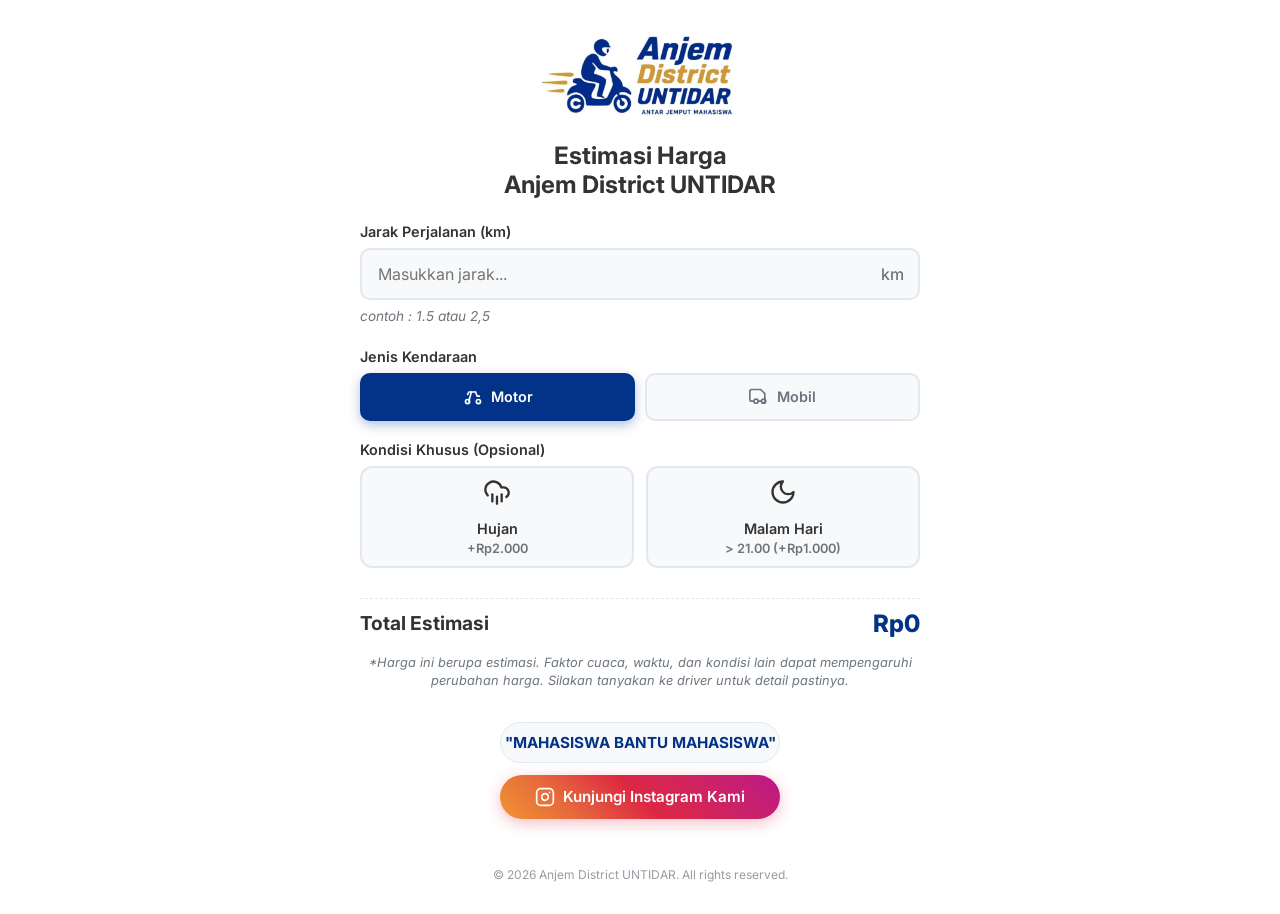
<file: index.html>
<!DOCTYPE html>
<html lang="id">

<head>
    <meta charset="UTF-8">
    <meta name="viewport" content="width=device-width, initial-scale=1.0">
    <title>Kalkulator Estimasi Harga Antar-Jemput</title>
    <link href="https://fonts.googleapis.com/css2?family=Inter:wght@400;500;600;700&display=swap" rel="stylesheet">
    <link rel="stylesheet" href="style.css">
</head>

<body>

    <div class="logo-container">
        <img src="asset/logo.jpeg" alt="Logo Anjem District" class="main-logo">
    </div>
    <h1>Estimasi Harga <br>Anjem District UNTIDAR</h1>

    <div class="form-group">
        <label for="distance">Jarak Perjalanan (km)</label>
        <div class="input-wrapper">
            <input type="number" id="distance" min="0.1" step="0.1" placeholder="Masukkan jarak..." required>
            <span>km</span>
        </div>
        <div class="input-hint">contoh : 1.5 atau 2,5</div>
        <div class="error-message" id="distance-error">Silakan masukkan jarak yang valid (minimal 0.1 km).</div>
    </div>

    <label>Jenis Kendaraan</label>
    <div class="vehicle-toggle">
        <button class="vehicle-btn active" id="btn-motor" onclick="setVehicle('motor')">
            <svg xmlns="http://www.w3.org/2000/svg" width="20" height="20" viewBox="0 0 24 24" fill="none"
                stroke="currentColor" stroke-width="2" stroke-linecap="round" stroke-linejoin="round">
                <circle cx="5.5" cy="17.5" r="2.5"></circle>
                <circle cx="18.5" cy="17.5" r="2.5"></circle>
                <path d="M15 6h-5L7 17"></path>
                <path d="M15 6l2 5h2.5"></path>
                <path d="M10 6H7L5.5 9"></path>
            </svg>
            Motor
        </button>
        <button class="vehicle-btn" id="btn-mobil" onclick="setVehicle('mobil')">
            <svg xmlns="http://www.w3.org/2000/svg" width="20" height="20" viewBox="0 0 24 24" fill="none"
                stroke="currentColor" stroke-width="2" stroke-linecap="round" stroke-linejoin="round">
                <path d="M5 17H3a2 2 0 0 1-2-2V5a2 2 0 0 1 2-2h11l5 5v9a2 2 0 0 1-2 2h-1"></path>
                <circle cx="8.5" cy="17" r="2.5"></circle>
                <circle cx="17.5" cy="17" r="2.5"></circle>
                <path d="M14 17H11"></path>
            </svg>
            Mobil
        </button>
    </div>

    <!-- Kondisi Khusus: Motor -->
    <div id="kondisi-container">
        <label>Kondisi Khusus (Opsional)</label>
        <div class="options-grid">
            <label class="option-card" id="card-rain">
                <input type="checkbox" id="option-rain" value="2000">
                <div class="option-content">
                    <div class="option-icon">
                        <svg xmlns="http://www.w3.org/2000/svg" width="28" height="28" viewBox="0 0 24 24" fill="none"
                            stroke="currentColor" stroke-width="2" stroke-linecap="round" stroke-linejoin="round">
                            <path d="M4 14.899A7 7 0 1 1 15.71 8h1.79a4.5 4.5 0 0 1 2.5 8.242"></path>
                            <path d="M16 14v6"></path>
                            <path d="M8 14v6"></path>
                            <path d="M12 16v6"></path>
                        </svg>
                    </div>
                    <div class="option-title">Hujan</div>
                    <div class="option-price">+Rp2.000</div>
                </div>
            </label>

            <label class="option-card">
                <input type="checkbox" id="option-night" value="1000">
                <div class="option-content">
                    <div class="option-icon">
                        <svg xmlns="http://www.w3.org/2000/svg" width="28" height="28" viewBox="0 0 24 24" fill="none"
                            stroke="currentColor" stroke-width="2" stroke-linecap="round" stroke-linejoin="round">
                            <path d="M12 3a6 6 0 0 0 9 9 9 9 0 1 1-9-9Z"></path>
                        </svg>
                    </div>
                    <div class="option-title">Malam Hari</div>
                    <div class="option-price">> 21.00 (+Rp1.000)</div>
                </div>
            </label>
        </div>
    </div>

    <!-- Kondisi Khusus: Mobil -->
    <div id="kondisi-mobil-container" style="display:none;">
        <label>Kondisi Khusus (Opsional)</label>
        <div class="options-grid">
            <label class="option-card">
                <input type="checkbox" id="mobil-option-night" value="2000">
                <div class="option-content">
                    <div class="option-icon">
                        <svg xmlns="http://www.w3.org/2000/svg" width="28" height="28" viewBox="0 0 24 24" fill="none"
                            stroke="currentColor" stroke-width="2" stroke-linecap="round" stroke-linejoin="round">
                            <path d="M12 3a6 6 0 0 0 9 9 9 9 0 1 1-9-9Z"></path>
                        </svg>
                    </div>
                    <div class="option-title">Larut Malam</div>
                    <div class="option-price">+Rp2.000</div>
                </div>
            </label>

            <label class="option-card">
                <input type="checkbox" id="mobil-option-rain" value="3000">
                <div class="option-content">
                    <div class="option-icon">
                        <svg xmlns="http://www.w3.org/2000/svg" width="28" height="28" viewBox="0 0 24 24" fill="none"
                            stroke="currentColor" stroke-width="2" stroke-linecap="round" stroke-linejoin="round">
                            <path d="M4 14.899A7 7 0 1 1 15.71 8h1.79a4.5 4.5 0 0 1 2.5 8.242"></path>
                            <path d="M16 14v6"></path>
                            <path d="M8 14v6"></path>
                            <path d="M12 16v6"></path>
                        </svg>
                    </div>
                    <div class="option-title">Hujan</div>
                    <div class="option-price">+Rp3.000</div>
                </div>
            </label>

            <label class="option-card">
                <input type="radio" id="mobil-option-kos-ringan" name="kos-type" value="30000">
                <div class="option-content">
                    <div class="option-icon">
                        <svg xmlns="http://www.w3.org/2000/svg" width="28" height="28" viewBox="0 0 24 24" fill="none"
                            stroke="currentColor" stroke-width="2" stroke-linecap="round" stroke-linejoin="round">
                            <rect x="1" y="3" width="15" height="13" rx="2"></rect>
                            <path d="M16 8h4l3 3v5h-7V8z"></path>
                            <circle cx="5.5" cy="18.5" r="2.5"></circle>
                            <circle cx="18.5" cy="18.5" r="2.5"></circle>
                        </svg>
                    </div>
                    <div class="option-title">Pindahan Kos Ringan</div>
                    <div class="option-price">+Rp30.000</div>
                </div>
            </label>

            <label class="option-card">
                <input type="radio" id="mobil-option-kos-berat" name="kos-type" value="60000">
                <div class="option-content">
                    <div class="option-icon">
                        <svg xmlns="http://www.w3.org/2000/svg" width="28" height="28" viewBox="0 0 24 24" fill="none"
                            stroke="currentColor" stroke-width="2" stroke-linecap="round" stroke-linejoin="round">
                            <path d="M5 17H3a2 2 0 0 1-2-2V5a2 2 0 0 1 2-2h11l5 5v9a2 2 0 0 1-2 2h-1"></path>
                            <circle cx="8.5" cy="17" r="2.5"></circle>
                            <circle cx="17.5" cy="17" r="2.5"></circle>
                            <path d="M14 17H11"></path>
                        </svg>
                    </div>
                    <div class="option-title">Pindahan Kos Berat</div>
                    <div class="option-price">+Rp60.000</div>
                </div>
            </label>
        </div>
    </div>

    <div class="result-container" id="result-container">
        <div class="total-row">
            <span class="total-label">Total Estimasi</span>
            <span class="total-amount" id="cost-total">Rp0</span>
        </div>
        <p class="disclaimer-text">
            *Harga ini berupa estimasi. Faktor cuaca, waktu, dan kondisi lain dapat mempengaruhi perubahan harga.
            Silakan tanyakan ke driver untuk detail pastinya.
        </p>
    </div>

    <div class="social-container">
        <div class="motto-container">
            <p class="motto">"MAHASISWA BANTU MAHASISWA"</p>
        </div>
        <a href="https://www.instagram.com/anjem.district.untidar?igsh=MWt0OW1idzZ3aTNhNQ==" target="_blank"
            rel="noopener noreferrer" class="btn-instagram">
            <svg xmlns="http://www.w3.org/2000/svg" width="20" height="20" viewBox="0 0 24 24" fill="none"
                stroke="currentColor" stroke-width="2" stroke-linecap="round" stroke-linejoin="round">
                <rect x="2" y="2" width="20" height="20" rx="5" ry="5"></rect>
                <path d="M16 11.37A4 4 0 1 1 12.63 8 4 4 0 0 1 16 11.37z"></path>
                <line x1="17.5" y1="6.5" x2="17.51" y2="6.5"></line>
            </svg>
            Kunjungi Instagram Kami
        </a>
    </div>

    <div class="footer">
        <p class="copyright">© 2026 Anjem District UNTIDAR. All rights reserved.</p>
    </div>

    <script src="script.js"></script>
</body>

</html>
</file>
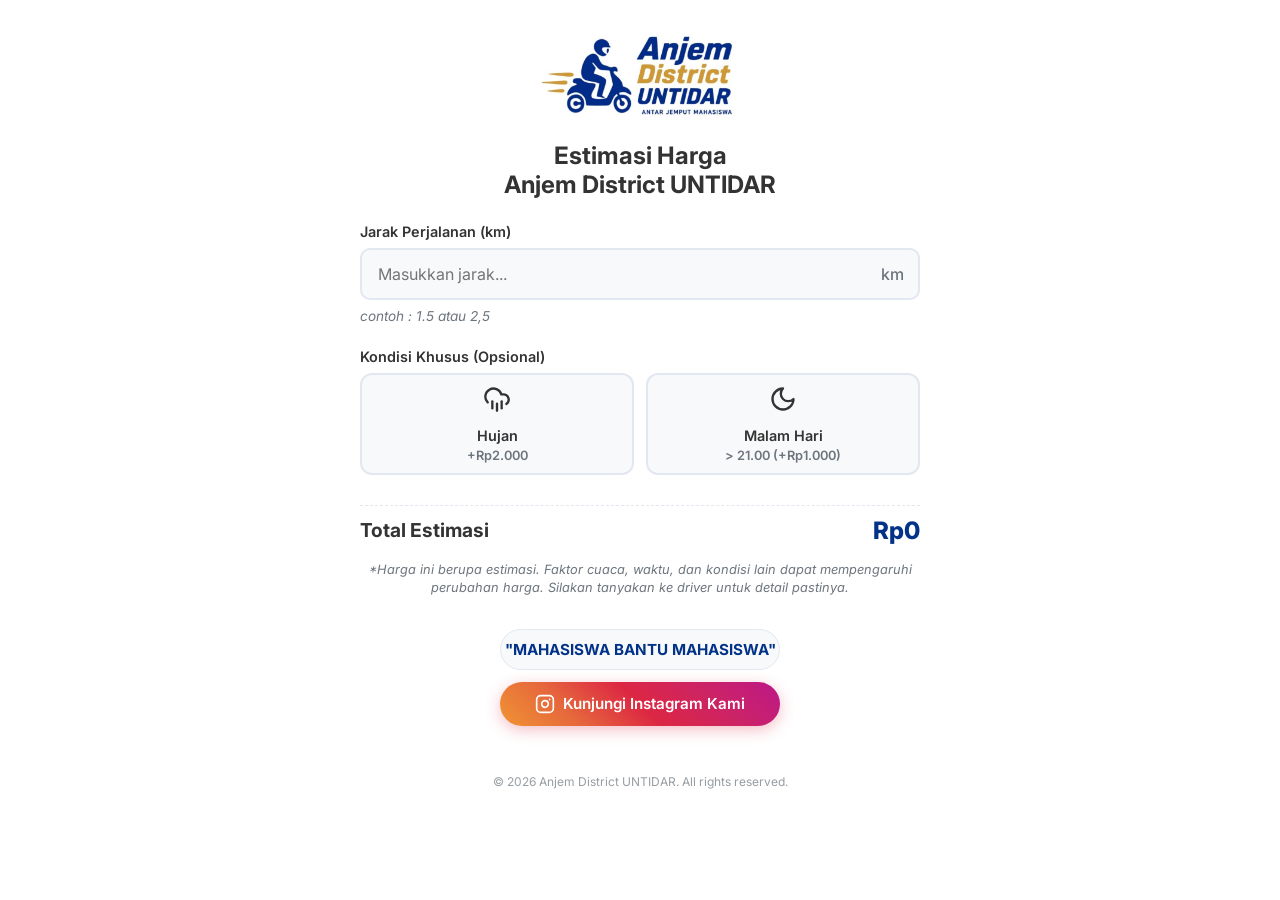
<file: kalkulator-tarif.html>
<!DOCTYPE html>
<html lang="id">

<head>
    <meta charset="UTF-8">
    <meta name="viewport" content="width=device-width, initial-scale=1.0">
    <title>Kalkulator Estimasi Harga Antar-Jemput</title>
    <link href="https://fonts.googleapis.com/css2?family=Inter:wght@400;500;600;700&display=swap" rel="stylesheet">
    <link rel="stylesheet" href="style.css">
</head>

<body>

    <div class="logo-container">
        <img src="asset/logo.jpeg" alt="Logo Anjem District" class="main-logo">
    </div>
    <h1>Estimasi Harga <br>Anjem District UNTIDAR</h1>

    <div class="form-group">
        <label for="distance">Jarak Perjalanan (km)</label>
        <div class="input-wrapper">
            <input type="number" id="distance" min="0.1" step="0.1" placeholder="Masukkan jarak..." required>
            <span>km</span>
        </div>
        <div class="input-hint">contoh : 1.5 atau 2,5</div>
        <div class="error-message" id="distance-error">Silakan masukkan jarak yang valid (minimal 0.1 km).</div>
    </div>

    <label>Kondisi Khusus (Opsional)</label>
    <div class="options-grid">
        <label class="option-card">
            <input type="checkbox" id="option-rain" value="2000">
            <div class="option-content">
                <div class="option-icon">
                    <svg xmlns="http://www.w3.org/2000/svg" width="28" height="28" viewBox="0 0 24 24" fill="none"
                        stroke="currentColor" stroke-width="2" stroke-linecap="round" stroke-linejoin="round">
                        <path d="M4 14.899A7 7 0 1 1 15.71 8h1.79a4.5 4.5 0 0 1 2.5 8.242"></path>
                        <path d="M16 14v6"></path>
                        <path d="M8 14v6"></path>
                        <path d="M12 16v6"></path>
                    </svg>
                </div>
                <div class="option-title">Hujan</div>
                <div class="option-price">+Rp2.000</div>
            </div>
        </label>

        <label class="option-card">
            <input type="checkbox" id="option-night" value="1000">
            <div class="option-content">
                <div class="option-icon">
                    <svg xmlns="http://www.w3.org/2000/svg" width="28" height="28" viewBox="0 0 24 24" fill="none"
                        stroke="currentColor" stroke-width="2" stroke-linecap="round" stroke-linejoin="round">
                        <path d="M12 3a6 6 0 0 0 9 9 9 9 0 1 1-9-9Z"></path>
                    </svg>
                </div>
                <div class="option-title">Malam Hari</div>
                <div class="option-price">> 21.00 (+Rp1.000)</div>
            </div>
        </label>
    </div>

    <div class="result-container" id="result-container">
        <div class="total-row">
            <span class="total-label">Total Estimasi</span>
            <span class="total-amount" id="cost-total">Rp0</span>
        </div>
        <p class="disclaimer-text">
            *Harga ini berupa estimasi. Faktor cuaca, waktu, dan kondisi lain dapat mempengaruhi perubahan harga.
            Silakan tanyakan ke driver untuk detail pastinya.
        </p>
    </div>

    <div class="social-container">
        <div class="motto-container">
            <p class="motto">"MAHASISWA BANTU MAHASISWA"</p>
        </div>
        <a href="https://www.instagram.com/anjem.district.untidar?igsh=MWt0OW1idzZ3aTNhNQ==" target="_blank"
            rel="noopener noreferrer" class="btn-instagram">
            <svg xmlns="http://www.w3.org/2000/svg" width="20" height="20" viewBox="0 0 24 24" fill="none"
                stroke="currentColor" stroke-width="2" stroke-linecap="round" stroke-linejoin="round">
                <rect x="2" y="2" width="20" height="20" rx="5" ry="5"></rect>
                <path d="M16 11.37A4 4 0 1 1 12.63 8 4 4 0 0 1 16 11.37z"></path>
                <line x1="17.5" y1="6.5" x2="17.51" y2="6.5"></line>
            </svg>
            Kunjungi Instagram Kami
        </a>
    </div>

    <div class="footer">
        <p class="copyright">© 2026 Anjem District UNTIDAR. All rights reserved.</p>
    </div>

    <script src="script.js"></script>
</body>

</html>
</file>
<file: style.css>
:root {
    --primary: #023388;
    --primary-hover: #0065a0;
    --bg-color: #F0F4F8;
    --card-bg: #FFFFFF;
    --text-main: #333333;
    --text-muted: #6c757d;
    --border-color: #e2e8f0;
    --accent-bg: #F8F9FA;
}

* {
    margin: 0;
    padding: 0;
    box-sizing: border-box;
    font-family: 'Inter', sans-serif;
}

body {
    background-color: var(--card-bg);
    color: var(--text-main);
    padding: 32px 20px;
    max-width: 600px;
    margin: 0 auto;
}

.logo-container {
    text-align: center;
    margin-bottom: 16px;
}

.main-logo {
    max-width: 200px;
    height: auto;
    border-radius: 8px;
    /* opsional: memberikan sudut halus */
}

h1 {
    font-size: 1.5rem;
    font-weight: 700;
    text-align: center;
    margin-bottom: 24px;
    color: var(--text-main);
}

.form-group {
    margin-bottom: 24px;
}

label {
    display: block;
    font-size: 0.9rem;
    font-weight: 600;
    margin-bottom: 8px;
    color: var(--text-main);
}

.input-wrapper {
    position: relative;
    display: flex;
    align-items: center;
}

.input-wrapper span {
    position: absolute;
    right: 16px;
    color: var(--text-muted);
    font-weight: 500;
}

input[type="number"] {
    width: 100%;
    padding: 14px 45px 14px 16px;
    border: 2px solid var(--border-color);
    border-radius: 10px;
    font-size: 1rem;
    outline: none;
    transition: all 0.2s ease;
    background-color: var(--accent-bg);
}

input[type="number"]:focus {
    border-color: var(--primary);
    background-color: var(--card-bg);
}

.options-grid {
    display: grid;
    grid-template-columns: 1fr 1fr;
    gap: 12px;
    margin-bottom: 8px;
}

/* ==============================
   Vehicle Toggle
============================== */
.vehicle-toggle {
    display: flex;
    gap: 10px;
    margin-bottom: 20px;
}

.vehicle-btn {
    flex: 1;
    display: flex;
    align-items: center;
    justify-content: center;
    gap: 8px;
    padding: 12px 16px;
    border: 2px solid var(--border-color);
    border-radius: 10px;
    background-color: var(--accent-bg);
    color: var(--text-muted);
    font-family: 'Inter', sans-serif;
    font-size: 0.9rem;
    font-weight: 600;
    cursor: pointer;
    transition: all 0.25s ease;
}

.vehicle-btn:hover {
    border-color: var(--primary);
    color: var(--primary);
}

.vehicle-btn.active {
    background-color: var(--primary);
    border-color: var(--primary);
    color: white;
    box-shadow: 0 4px 12px rgba(2, 51, 136, 0.3);
}



.option-card {
    position: relative;
    cursor: pointer;
}

.option-card input {
    position: absolute;
    opacity: 0;
    cursor: pointer;
    height: 0;
    width: 0;
}

.option-content {
    display: flex;
    flex-direction: column;
    align-items: center;
    justify-content: center;
    padding: 16px 12px;
    background-color: var(--accent-bg);
    border: 2px solid var(--border-color);
    border-radius: 12px;
    transition: all 0.3s ease;
    text-align: center;
    height: 90%;
}

.option-icon {
    font-size: 1.5rem;
    margin-bottom: 8px;
}

.option-title {
    font-weight: 600;
    font-size: 0.9rem;
    margin-bottom: 4px;
}

.option-price {
    font-size: 0.8rem;
    color: var(--text-muted);
}

.option-card input:checked~.option-content {
    background-color: var(--primary);
    border-color: var(--primary);
    color: white;
    box-shadow: 0 4px 12px rgba(0, 124, 195, 0.3);
}

.option-card input:checked~.option-content .option-price {
    color: rgba(255, 255, 255, 0.8);
}

.result-container {
    margin-top: 10px;
    padding-top: 10px;
    border-top: 1px dashed var(--border-color);
}

.total-row {
    display: flex;
    justify-content: space-between;
    align-items: center;
}

.total-label {
    font-size: 1.2rem;
    font-weight: 700;
    color: var(--text-main);
}

.total-amount {
    font-size: 1.5rem;
    font-weight: 800;
    color: var(--primary);
}

/* Error state */
.disclaimer-text {
    font-size: 0.8rem;
    color: var(--text-muted);
    margin-top: 16px;
    line-height: 1.4;
    text-align: center;
    font-style: italic;
}

.input-hint {
    font-size: 0.85rem;
    color: var(--text-muted);
    margin-top: 8px;
    font-style: italic;
}

.error-message {
    color: #dc3545;
    font-size: 0.85rem;
    margin-top: 8px;
    display: none;
}

.social-container {
    margin-top: 32px;
    display: flex;
    flex-direction: column;
    align-items: center;
    gap: 12px;
}

.motto-container {
    width: 100%;
    display: flex;
    justify-content: center;
}

.motto {
    font-weight: 700;
    font-size: 0.95rem;
    color: var(--primary);
    background-color: var(--accent-bg);
    padding: 10px 0;
    border-radius: 50px;
    text-align: center;
    width: 100%;
    max-width: 280px;
    border: 1px solid var(--border-color);
}

.btn-instagram {
    display: inline-flex;
    justify-content: center;
    align-items: center;
    gap: 8px;
    background: linear-gradient(45deg, #f09433 0%, #e6683c 25%, #dc2743 50%, #cc2366 75%, #bc1888 100%);
    color: white;
    padding: 12px 0;
    border-radius: 50px;
    text-decoration: none;
    font-weight: 600;
    font-size: 0.95rem;
    transition: all 0.3s ease;
    box-shadow: 0 4px 15px rgba(220, 39, 67, 0.3);
    width: 100%;
    max-width: 280px;
}

.btn-instagram:hover {
    transform: translateY(-2px);
    box-shadow: 0 6px 20px rgba(220, 39, 67, 0.4);
}

.btn-instagram:active {
    transform: translateY(0);
}

.footer {
    margin-top: 48px;
    text-align: center;
}

.copyright {
    font-size: 0.75rem;
    color: var(--text-muted);
    opacity: 0.7;
}

@media (max-width: 480px) {
    .total-amount {
        font-size: 1.3rem;
    }
}
</file>
